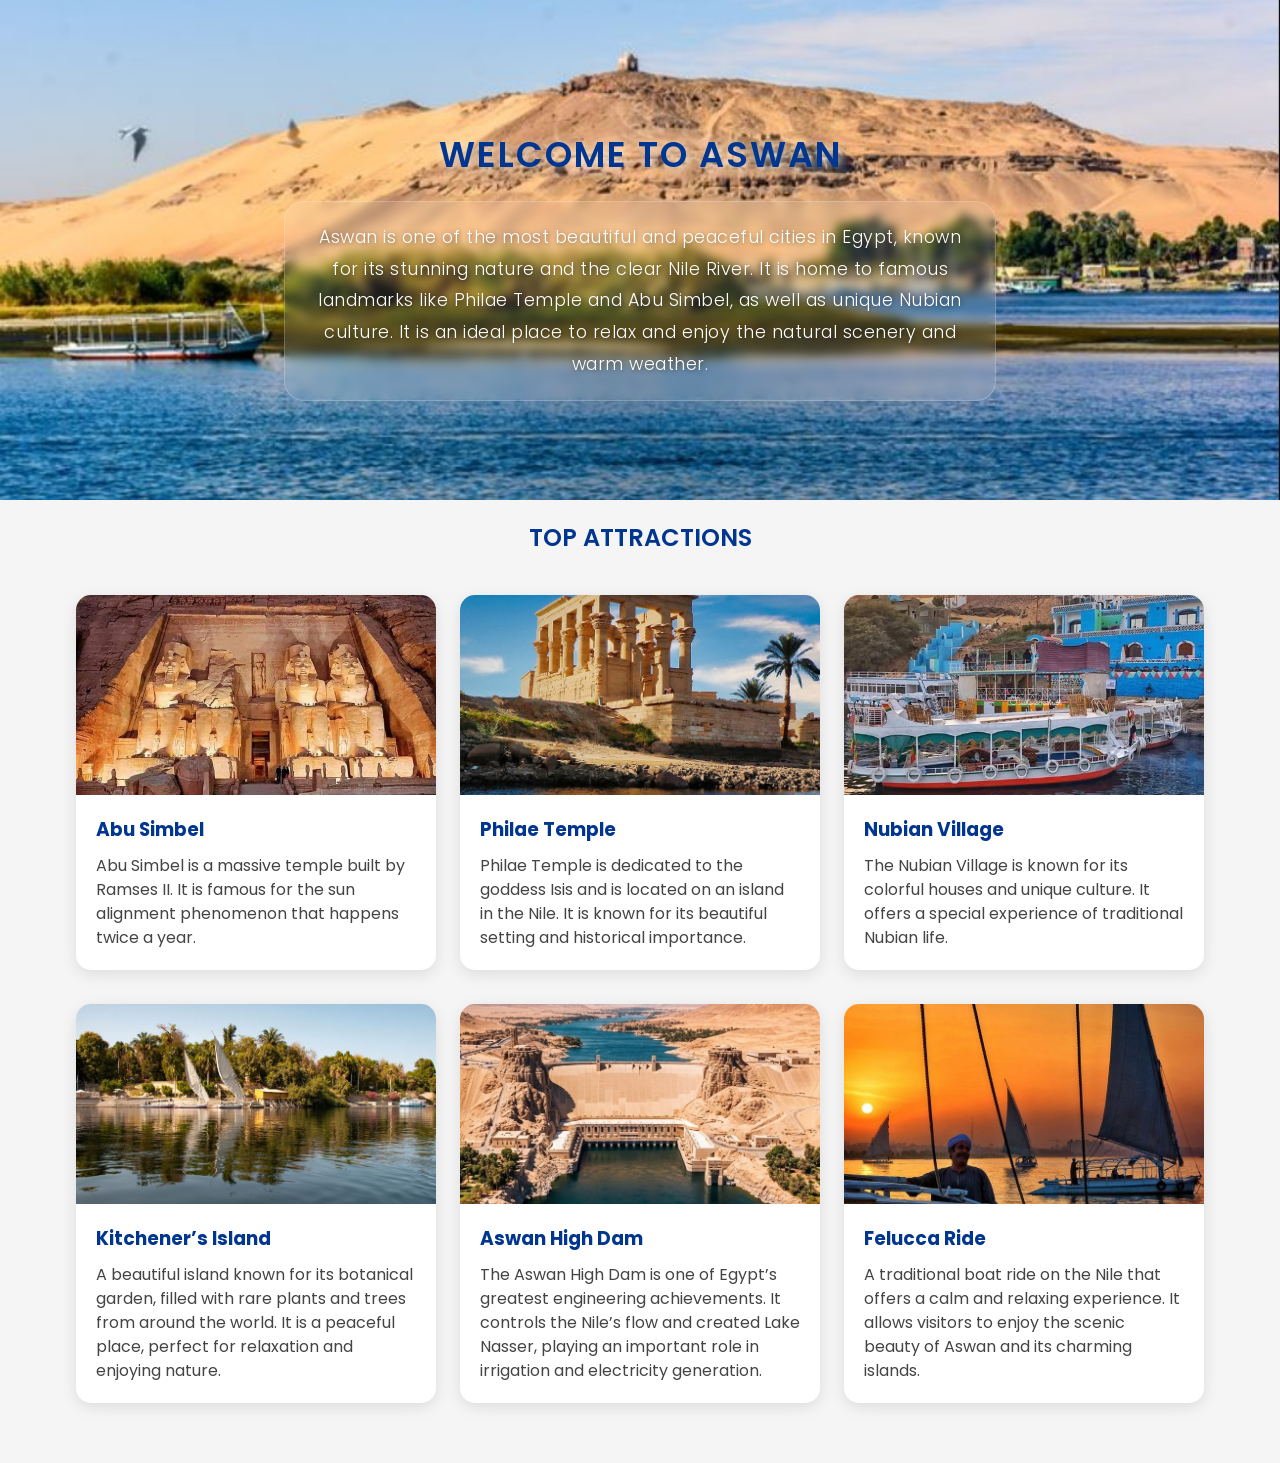
<file: aswan.html>
<!DOCTYPE html>
<html lang="en">
<head>
    <meta charset="UTF-8">
    <meta name="viewport" content="width=device-width, initial-scale=1.0">
    <title>Aswan</title>
    <link rel="stylesheet" href="sharm.css">
    <style>
        .header {
    background: url(photos/aswanBackground.jpeg) center/cover;
  
}

    </style>
</head>

<body>

<header class="header">
<section class="about">
    <h2>Welcome to Aswan</h2>
    <p>Aswan is one of the most beautiful and peaceful cities in Egypt, known for its stunning nature and the clear Nile River. It is home to famous landmarks like Philae Temple and Abu Simbel, as well as unique Nubian culture. It is an ideal place to relax and enjoy the natural scenery and warm weather.
    </p>
</section>

</header>



<!-- أماكن سياحية -->
 <h2>Top Attractions</h2>

<section class="places">

    <div class="card">
        <img src="photos/Abu Simbel.jpg">
        <div class="info">
            <h3>Abu Simbel</h3>
            <p>Abu Simbel is a massive temple built by Ramses II. It is famous for the sun alignment phenomenon that happens twice a year.
            </p>
        </div>
    </div>
 <div class="card">
        <img src="photos/Philae Temple.jpeg">
        <div class="info">
            <h3>Philae Temple</h3>
            <p>
            Philae Temple is dedicated to the goddess Isis and is located on an island in the Nile. It is known for its beautiful setting and historical importance.
            </p>
        </div>
    </div>
    <div class="card">
        <img src="photos/Nubian Village.jpeg">
        <div class="info">
            <h3>Nubian Village</h3>
            <p>
               The Nubian Village is known for its colorful houses and unique culture. It offers a special experience of traditional Nubian life.               
            </p>
        </div>
    </div>
        <div class="card">
        <img src="photos/Kitchener's Island.jpeg" alt="Kitchener's Island">
        <div class="info">
            <h3>Kitchener’s Island</h3>
            <p>A beautiful island known for its botanical garden, filled with rare plants and trees from around the world. It is a peaceful place, perfect for relaxation and enjoying nature.
            </p>
        </div>
    </div>
    <div class="card">
        <img src="photos/Aswan High Dam.jpeg">
        <div class="info">
            <h3>Aswan High Dam</h3>
            <p>The Aswan High Dam is one of Egypt’s greatest engineering achievements. It controls the Nile’s flow and created Lake Nasser, playing an important role in irrigation and electricity generation.
            </p>
        </div>
    </div>
    <div class="card">
        <img src="photos/Felucca Ride.jpeg">
        <div class="info">
            <h3>Felucca Ride</h3>
            <p>A traditional boat ride on the Nile that offers a calm and relaxing experience. It allows visitors to enjoy the scenic beauty of Aswan and its charming islands.
            </p>
        </div>
    </div>
</section>

</body>
</html>
</file>
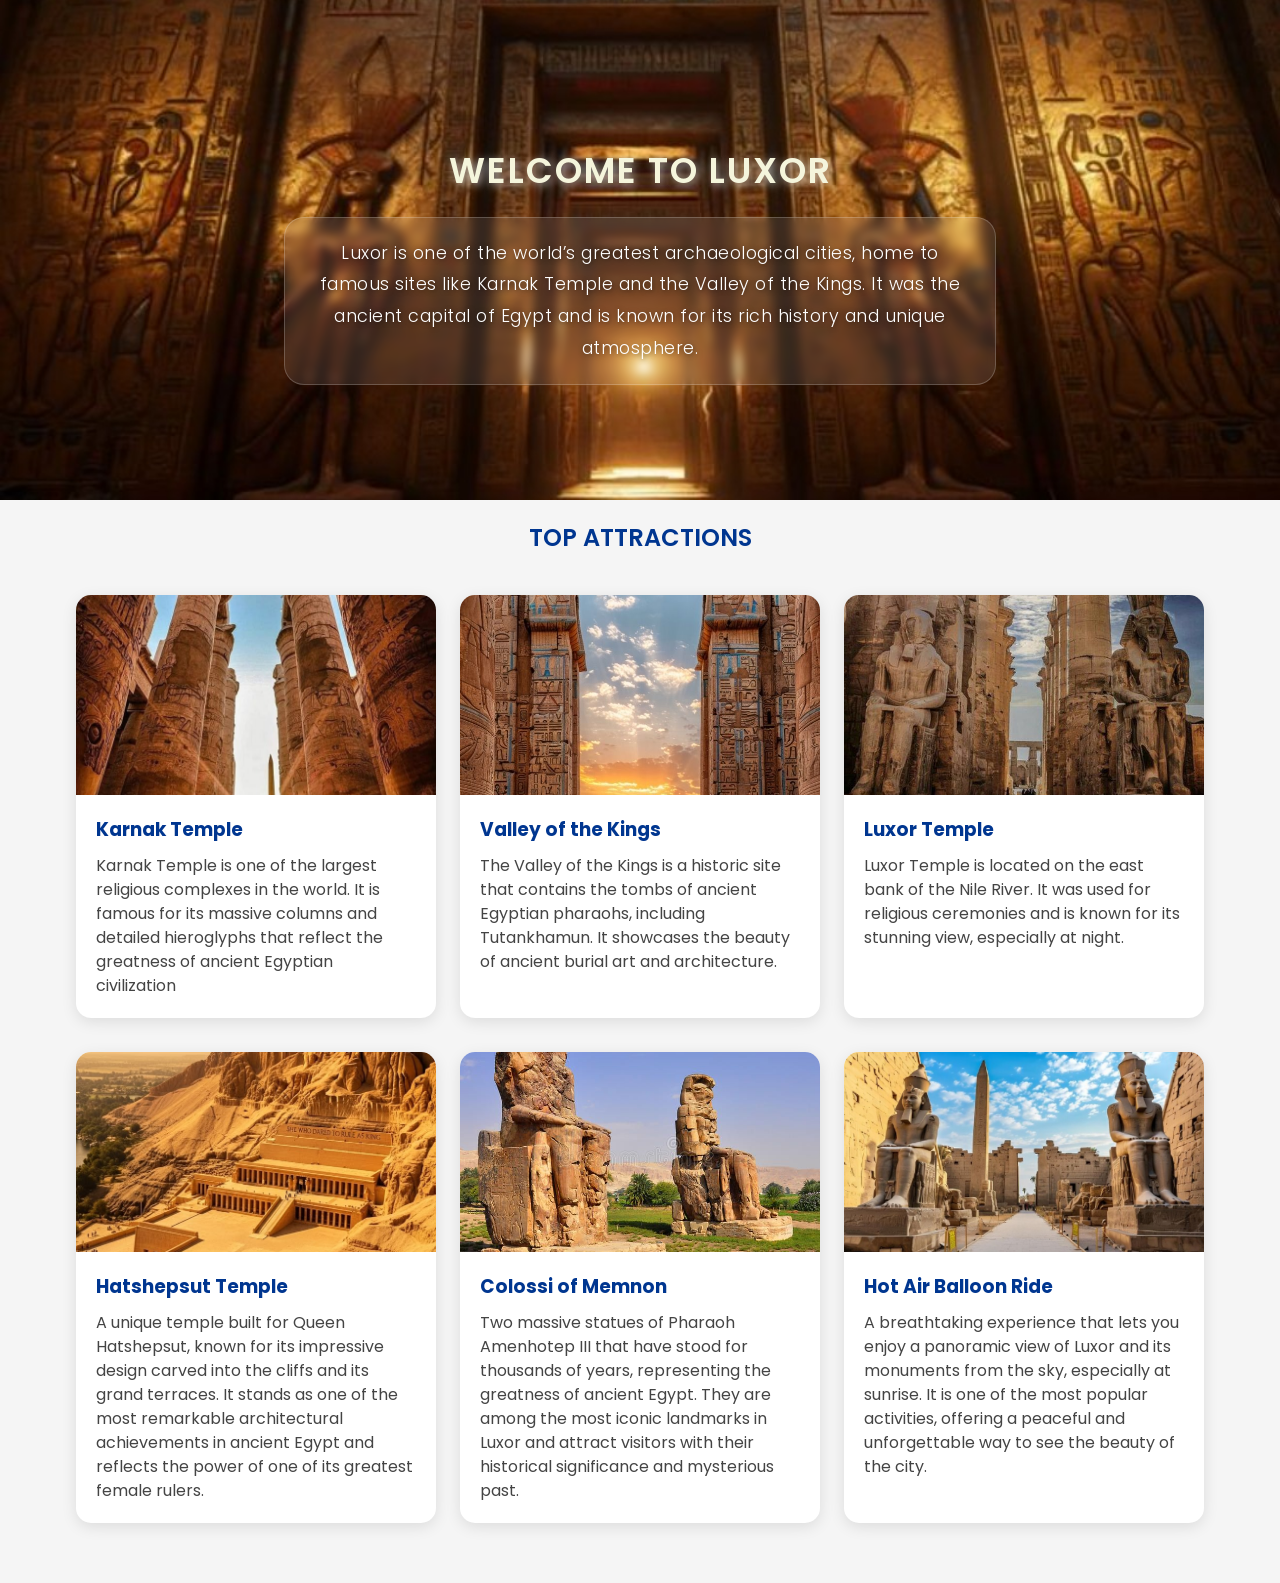
<file: luxor.html>
<!DOCTYPE html>
<html lang="en">
<head>
    <meta charset="UTF-8">
    <meta name="viewport" content="width=device-width, initial-scale=1.0">
    <title>Luxor</title>
    <link rel="stylesheet" href="sharm.css">
    <style>
.header {
    background: url(photos/luxorBackground.jpeg) center/cover;
    
}
.header h2{
    color: beige;
}
    </style>
</head>

<body>

<header class="header">
<section class="about">
    <h2>Welcome to Luxor</h2>
    <p>Luxor is one of the world’s greatest archaeological cities, home to famous sites like Karnak Temple and the Valley of the Kings. It was the ancient capital of Egypt and is known for its rich history and unique atmosphere.
    </p>
</section>
</header>



<!-- أماكن سياحية -->
 <h2>Top Attractions</h2>

<section class="places">

    <div class="card">
        <img src="photos/Karnak Temple.jpeg">
        <div class="info">
            <h3>Karnak Temple</h3>
            <p>Karnak Temple is one of the largest religious complexes in the world. It is famous for its massive columns and detailed hieroglyphs that reflect the greatness of ancient Egyptian civilization
            </p>
        </div>
    </div>
 <div class="card">
        <img src="photos/Valley of the Kings.jpeg">
        <div class="info">
            <h3>Valley of the Kings</h3>
            <p>
            The Valley of the Kings is a historic site that contains the tombs of ancient Egyptian pharaohs, including Tutankhamun. It showcases the beauty of ancient burial art and architecture.
            </p>
        </div>
    </div>
    <div class="card">
        <img src="photos/Luxor Temple.jpeg">
        <div class="info">
            <h3>Luxor Temple</h3>
            <p>
               Luxor Temple is located on the east bank of the Nile River. It was used for religious ceremonies and is known for its stunning view, especially at night.               
            </p>
        </div>
    </div>
        <div class="card">
        <img src="photos/Hatshepsut Temple.jpeg">
        <div class="info">
            <h3>Hatshepsut Temple</h3>
            <p>A unique temple built for Queen Hatshepsut, known for its impressive design carved into the cliffs and its grand terraces. It stands as one of the most remarkable architectural achievements in ancient Egypt and reflects the power of one of its greatest female rulers.
            </p>
        </div>
    </div>
    <div class="card">
        <img src="photos/Colossi of Memnon.jpeg" alt="Colossi of Memnon">
        <div class="info">
            <h3>Colossi of Memnon</h3>
            <p>Two massive statues of Pharaoh Amenhotep III that have stood for thousands of years, representing the greatness of ancient Egypt. They are among the most iconic landmarks in Luxor and attract visitors with their historical significance and mysterious past.</p>
        </div>
    </div>
    <div class="card">
        <img src="photos/luxorCard.jpeg" alt="Hot Air Balloon Ride">
        <div class="info">
            <h3>Hot Air Balloon Ride</h3>
            <p>A breathtaking experience that lets you enjoy a panoramic view of Luxor and its monuments from the sky, especially at sunrise. It is one of the most popular activities, offering a peaceful and unforgettable way to see the beauty of the city.</p>
        </div>
    </div>
</section>

</body>
</html>
</file>
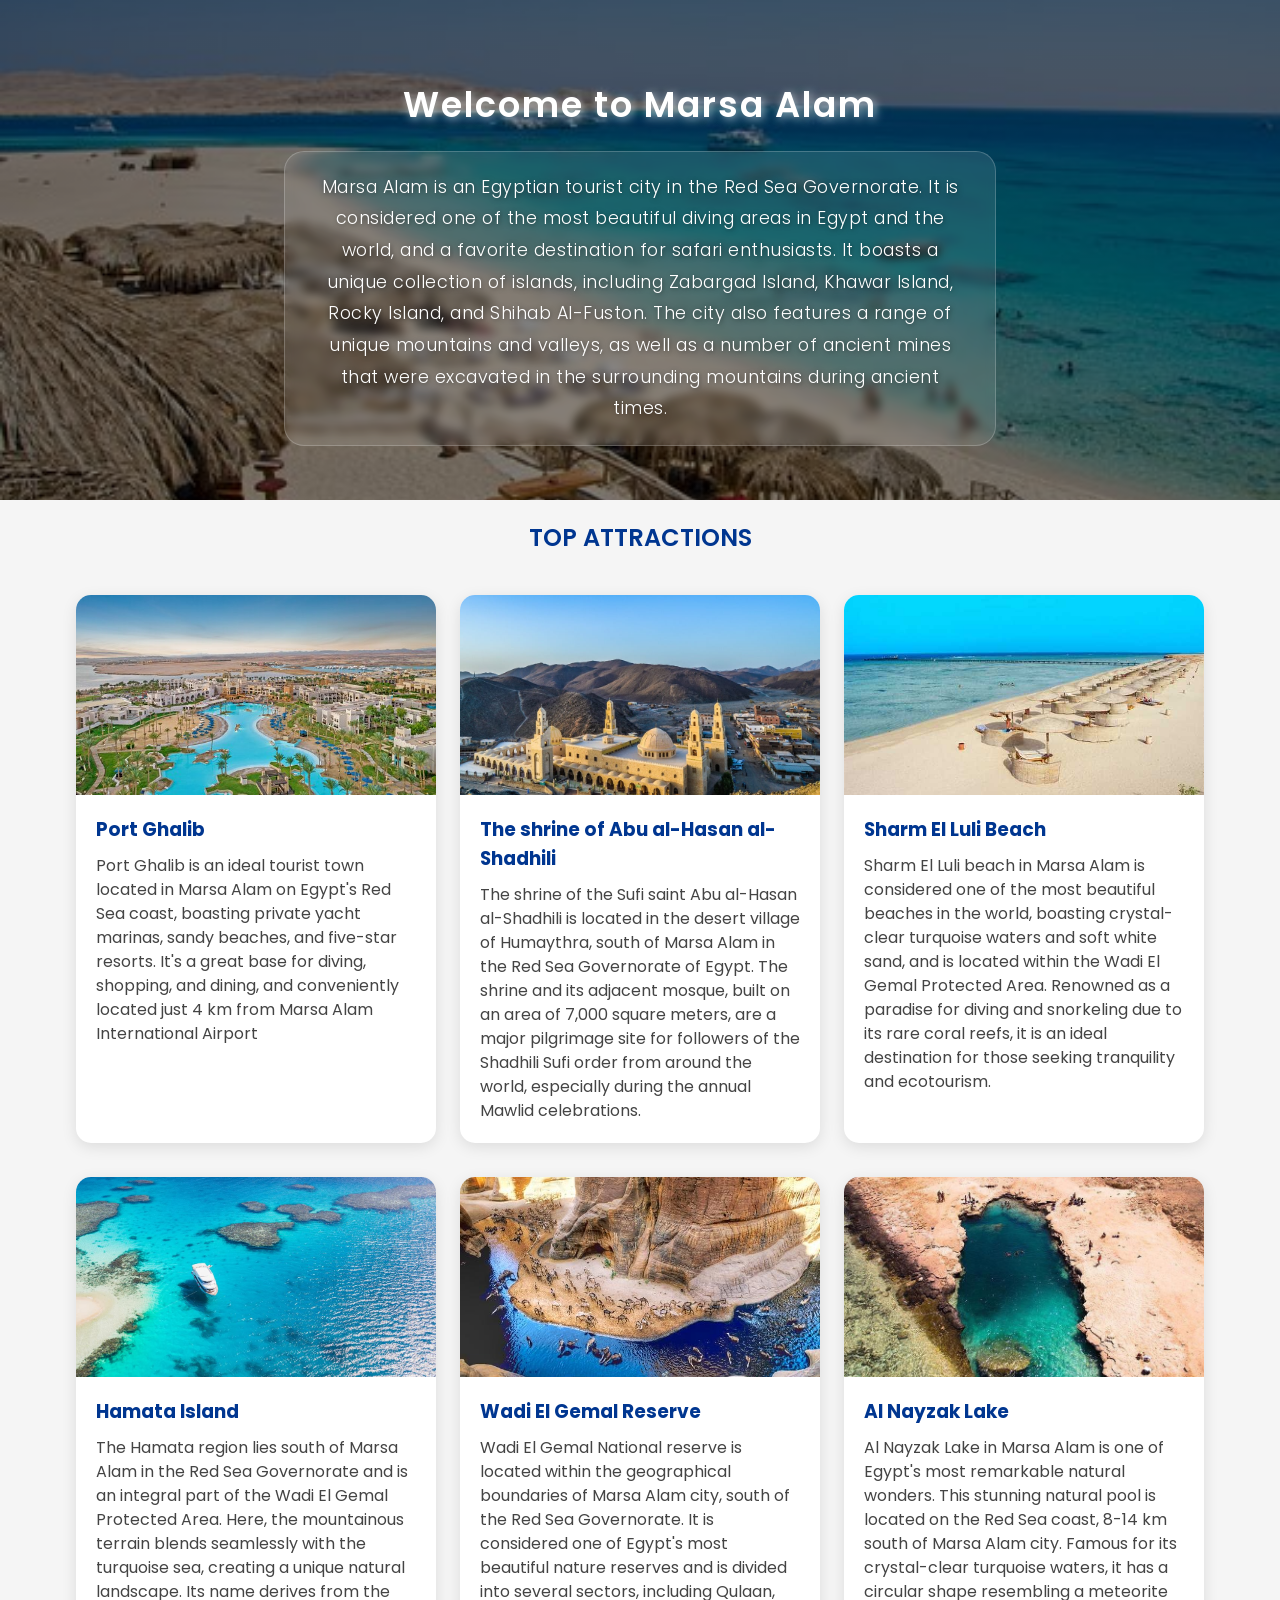
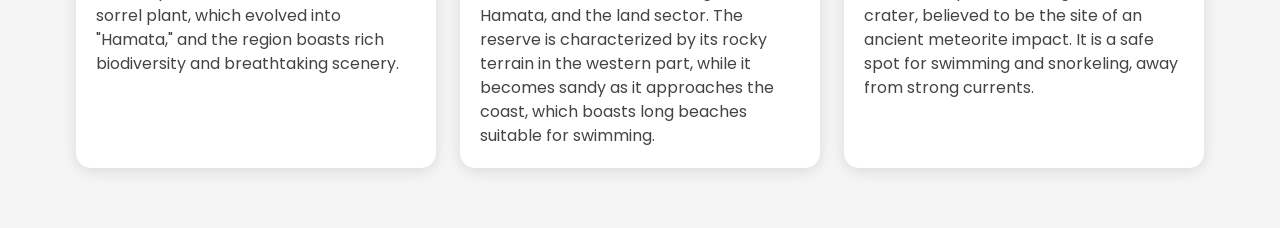
<file: marsa.html>
<!DOCTYPE html>
<html lang="en">
<head>
    <meta charset="UTF-8">
    <meta name="viewport" content="width=device-width, initial-scale=1.0">
    <title>Marsa Alam</title>
    <link rel="stylesheet" href="sharm.css">
    <style>
     .header{
            background-image: linear-gradient(rgba(0,0,0,0.5), rgba(0,0,0,0.5)), url(photos/marsaCard.jpeg);
        }
    </style>
</head>

<body>

    <div class="header">
        <h1>Welcome to Marsa  Alam </h1>
        <p>Marsa Alam is an Egyptian tourist city in the Red Sea Governorate.
             It is considered one of the most beautiful diving areas in Egypt and
              the world, and a favorite destination for safari enthusiasts. It boasts 
              a unique collection of islands, including Zabargad Island, Khawar Island,
               Rocky Island, and Shihab Al-Fuston. The city also features a range of unique 
               mountains and valleys, as well as a number of ancient mines that were excavated
                in the surrounding mountains during ancient times.</p>
    </div>

   <!-- أماكن سياحية -->
    <h2>Top Attractions</h2>
    <section class="places">
        <div class="card">
            <img src="photos/port ghalib.jpeg">
            <div class="info">
                <h3>Port Ghalib</h3>
                <p>Port Ghalib is an ideal tourist town located in Marsa Alam on Egypt's
                     Red Sea coast, boasting private yacht marinas, sandy beaches, and five-star
                      resorts. It's a great base for diving, shopping, and dining, and conveniently
                       located just 4 km from Marsa Alam International Airport
                </p>
           </div>
        </div>
       <div class="card">
            <img src="photos/The shrine of Abu al-Hasan al-Shadhili.jpeg">
            <div class="info">
                <h3>The shrine of Abu al-Hasan al-Shadhili</h3>
                <p>
            The shrine of the Sufi saint Abu al-Hasan al-Shadhili is located in the desert 
            village of Humaythra, south of Marsa Alam in the Red Sea Governorate of Egypt. 
            The shrine and its adjacent mosque, built on an area of ​​7,000 square meters, 
            are a major pilgrimage site for followers of the Shadhili Sufi order from around 
            the world, especially during the annual Mawlid celebrations.
                </p>
            </div>
        </div>
        <div class="card">
            <img src="photos/Sharm El Luli Beach.jpeg">
            <div class="info">
                <h3>Sharm El Luli Beach </h3>
                <p>
             Sharm El Luli beach in Marsa Alam is considered one of the most beautiful beaches
              in the world, boasting crystal-clear turquoise waters and soft white sand, and is 
              located within the Wadi El Gemal Protected Area. Renowned as a paradise for diving
               and snorkeling due to its rare coral reefs, it is an ideal destination for those 
               seeking tranquility and ecotourism.
                </p>
            </div>
        </div>   
        <div class="card">
            <img src="photos/Hamata Island.jpeg">
            <div class="info">
            <h3>Hamata Island</h3>
            <p> The Hamata region lies south of Marsa Alam in the Red Sea Governorate and is an integral part of the Wadi El Gemal Protected Area. Here, the mountainous terrain blends seamlessly with the turquoise sea, creating a unique natural landscape. Its name derives from the sorrel plant, which evolved into "Hamata," and the region boasts rich biodiversity and breathtaking scenery.
            </p>
        </div>
    </div>
    <div class="card">
        <img src="photos/Wadi El Gemal Reserve.jpeg">
        <div class="info">
            <h3>Wadi El Gemal Reserve</h3>
            <p>Wadi El Gemal National reserve is located within the geographical boundaries of Marsa Alam city, south of the Red Sea Governorate. It is considered one of Egypt's most beautiful nature reserves and is divided into several sectors, including Qulaan, Hamata, and the land sector. The reserve is characterized by its rocky terrain in the western part, while it becomes sandy as it approaches the coast, which boasts long beaches suitable for swimming.
            </p>
        </div>
    </div>

    <div class="card">
        <img src="photos/Al Nayzak Lake.jpeg">
        <div class="info">
            <h3>Al Nayzak Lake</h3>
            <p>Al Nayzak Lake in Marsa Alam is one of Egypt's most remarkable natural wonders. This stunning natural pool is located on the Red Sea coast, 8-14 km south of Marsa Alam city. Famous for its crystal-clear turquoise waters, it has a circular shape resembling a meteorite crater, believed to be the site of an ancient meteorite impact. It is a safe spot for swimming and snorkeling, away from strong currents.</p>
        </div>
    </div>
</section>

</body>
</html>
</file>
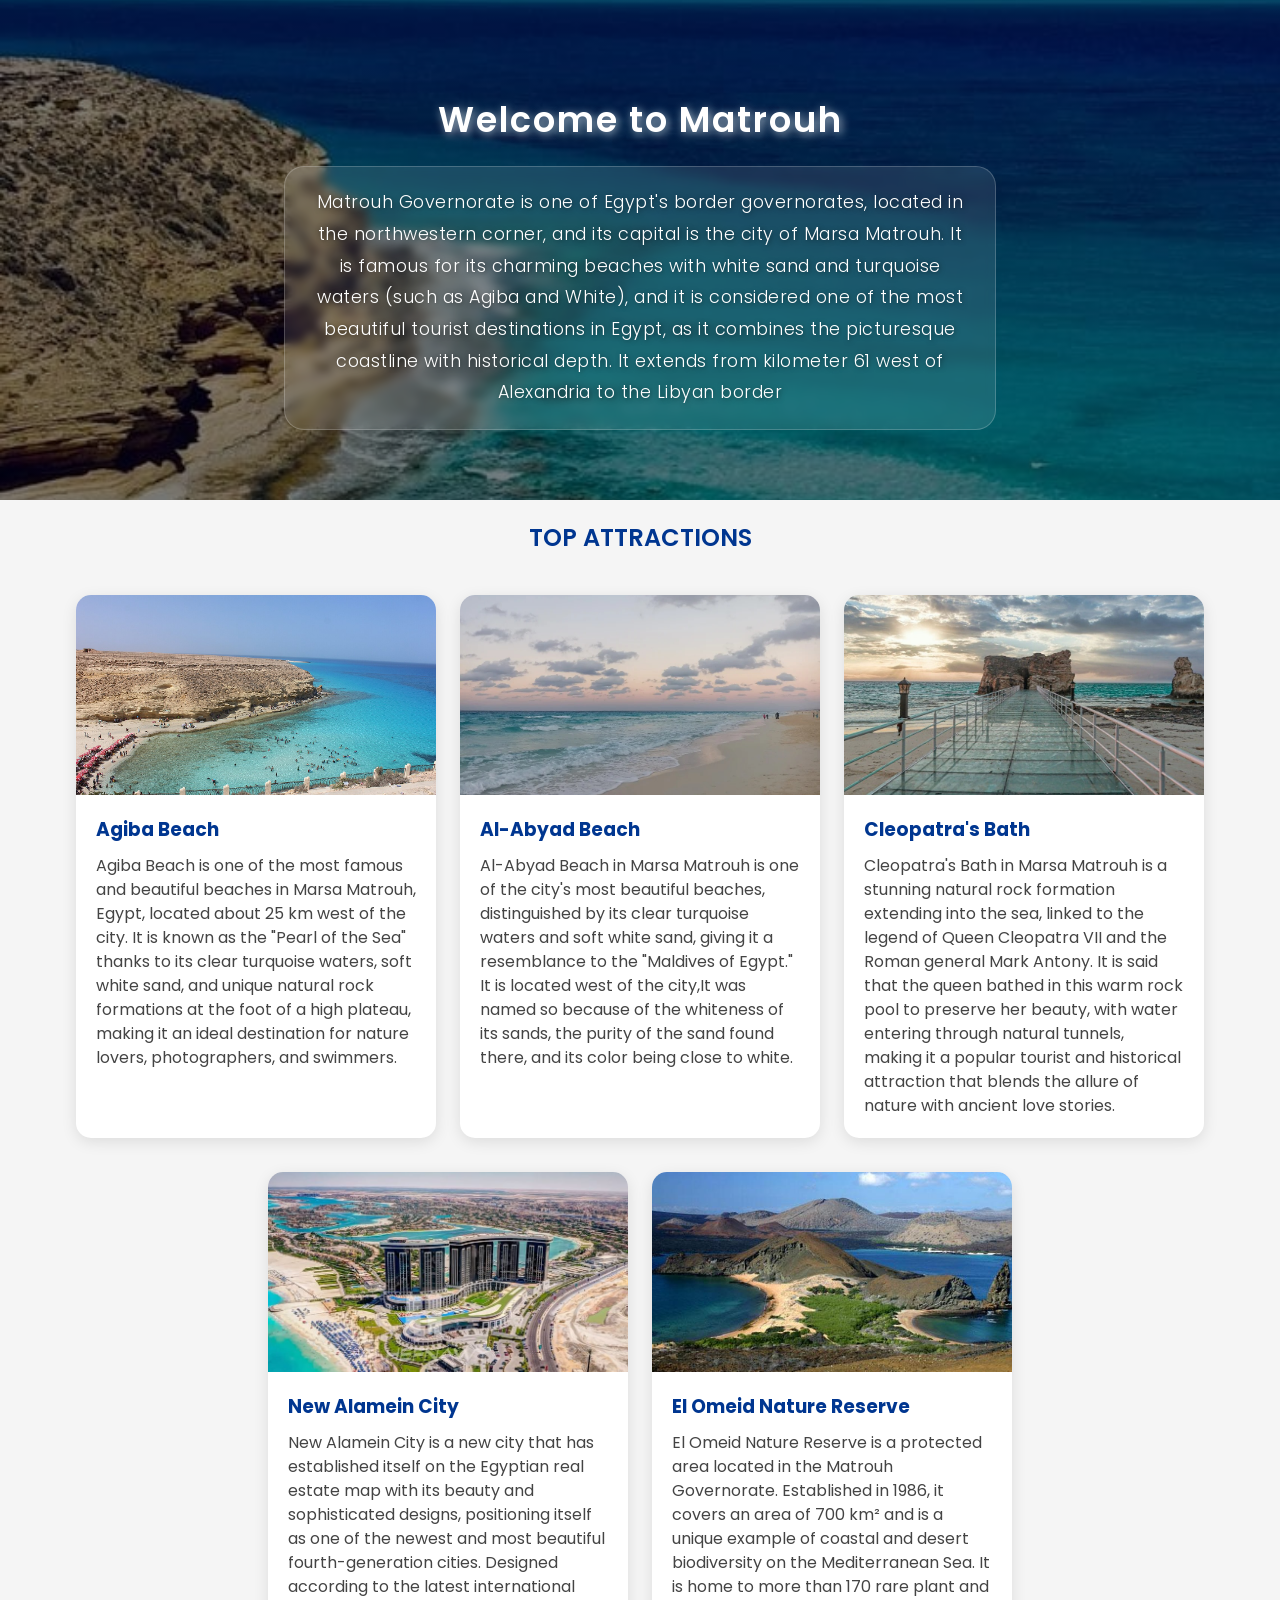
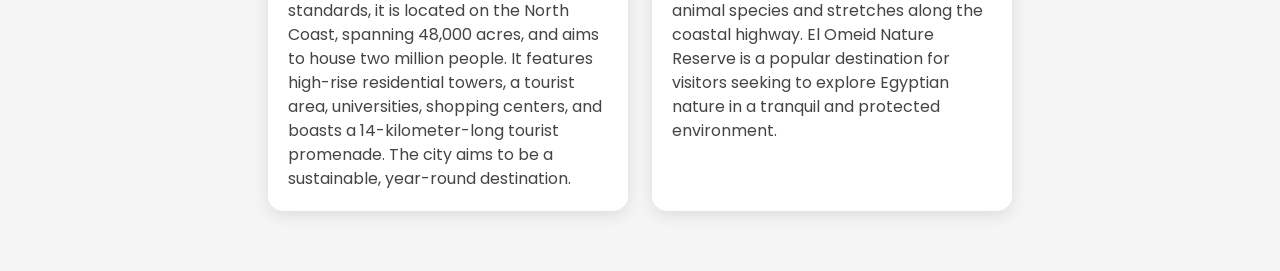
<file: matrouh.html>
<!DOCTYPE html>
<html lang="en">
<head>
    <meta charset="UTF-8">
    <meta name="viewport" content="width=device-width, initial-scale=1.0">
    <title>Matrouh</title>
    <link rel="stylesheet" href="sharm.css">
    <style>
        .header{
            background-image: linear-gradient(rgba(0,0,0,0.5), rgba(0,0,0,0.5)), url(photos/matrouhCard.jpeg);
        }
    </style>
</head>
<body>
<div class="header">
    <h1>Welcome to Matrouh</h1>
    <p>Matrouh Governorate is one of Egypt's border governorates, located in the northwestern corner, and its capital is the city of Marsa Matrouh. It is famous for its charming beaches with white sand and turquoise waters (such as Agiba and White), and it is considered one of the most beautiful tourist destinations in Egypt, as it combines the picturesque coastline with historical depth. It extends from kilometer 61 west of Alexandria to the Libyan border</p>
</div>
<!-- أماكن سياحية -->
 <h2>Top Attractions</h2>
<section class="places">

    <div class="card">
        <img src="photos/Agaiba.jpg.jpeg">
        <div class="info">
            <h3>Agiba Beach</h3>
            <p>Agiba Beach is one of the most famous and beautiful beaches in Marsa Matrouh, Egypt, located about 25 km west of the city. It is known as the "Pearl of the Sea" thanks to its clear turquoise waters, soft white sand, and unique natural rock formations at the foot of a high plateau, making it an ideal destination for nature lovers, photographers, and swimmers.
            </p>
        </div>
    </div>

    <div class="card">
        <img src="photos/Abyad.jpeg">
        <div class="info">
            <h3>Al-Abyad Beach</h3>
            <p>
            Al-Abyad Beach in Marsa Matrouh is one of the city's most beautiful beaches, distinguished by its clear turquoise waters and soft white sand, giving it a resemblance to the "Maldives of Egypt." It is located west of the city,It was named so because of the whiteness of its sands, the purity of the sand found there, and its color being close to white.
            </p>
        </div>
    </div>

    <div class="card">
        <img src="photos/path.jpeg">
        <div class="info">
            <h3>Cleopatra's Bath</h3>
            <p>
              Cleopatra's Bath in Marsa Matrouh is a stunning natural rock formation extending into the sea, linked to the legend of Queen Cleopatra VII and the Roman general Mark Antony. It is said that the queen bathed in this warm rock pool to preserve her beauty, with water entering through natural tunnels, making it a popular tourist and historical attraction that blends the allure of nature with ancient love stories. 
            </p>
        </div>
    </div> 

    <div class="card">
        <img src="photos/alamen.jpg">
        <div class="info">
            <h3>New Alamein City</h3>
            <p>New Alamein City is a new city that has established itself on the Egyptian real estate map with its beauty and sophisticated designs, positioning itself as one of the newest and most beautiful fourth-generation cities. Designed according to the latest international standards, it is located on the North Coast, spanning 48,000 acres, and aims to house two million people. It features high-rise residential towers, a tourist area, universities, shopping centers, and boasts a 14-kilometer-long tourist promenade. The city aims to be a sustainable, year-round destination.
            </p>
        </div>
    </div>
    
    <div class="card">
        <img src="photos/ameed.jpeg">
        <div class="info">
            <h3>El Omeid Nature Reserve</h3>
            <p>El Omeid Nature Reserve is a protected area located in the Matrouh Governorate. Established in 1986, it covers an area of ​​700 km² and is a unique example of coastal and desert biodiversity on the Mediterranean Sea. It is home to more than 170 rare plant and animal species and stretches along the coastal highway. El Omeid Nature Reserve is a popular destination for visitors seeking to explore Egyptian nature in a tranquil and protected environment.
            </p>
        </div>
    </div>
</section>

</body>
</html>
</file>
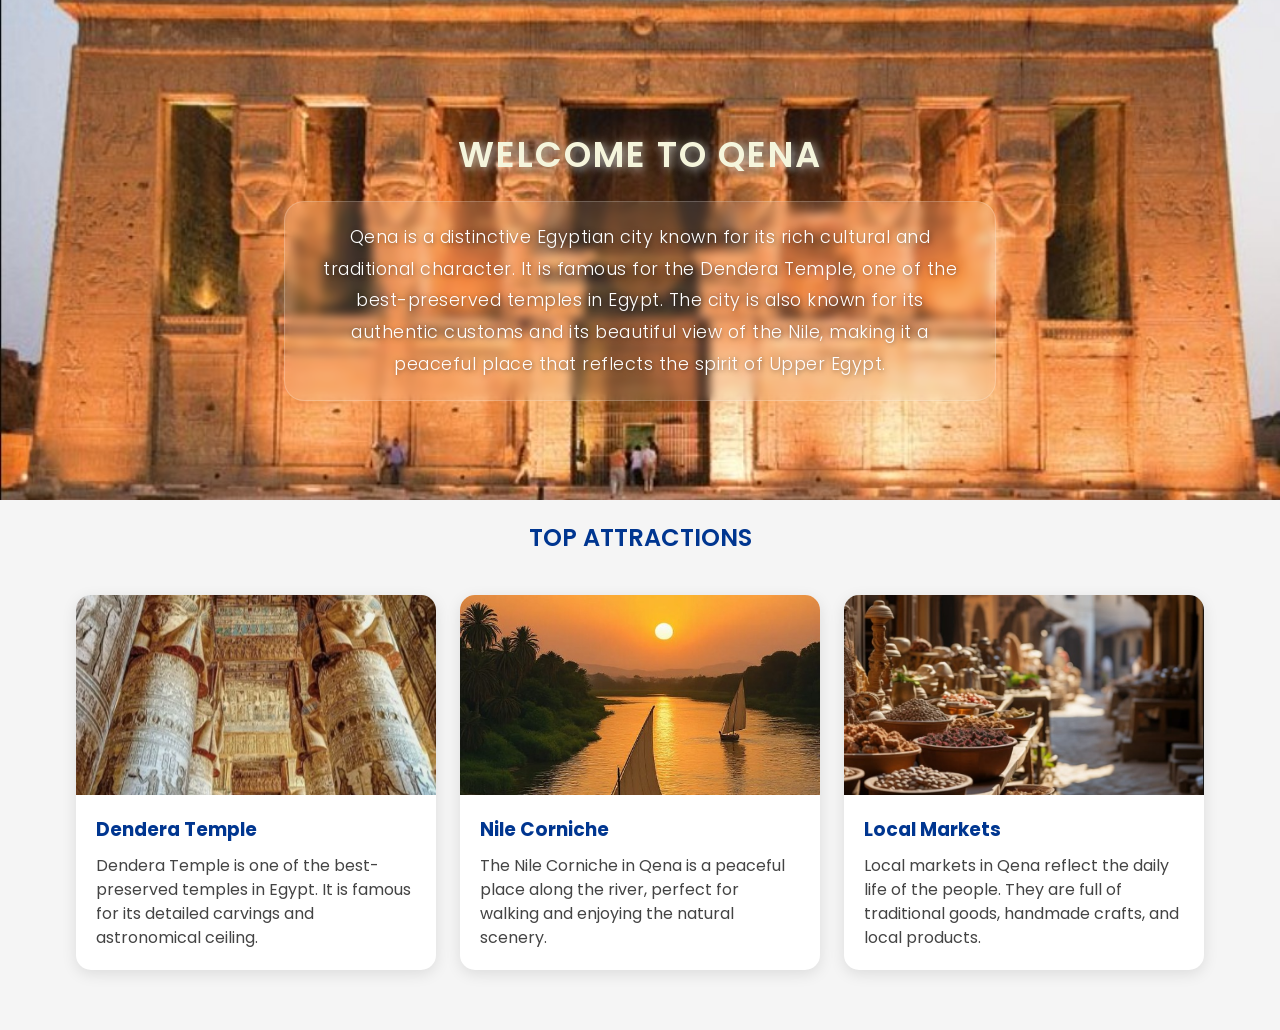
<file: qena.html>
<!DOCTYPE html>
<html lang="en">
<head>
    <meta charset="UTF-8">
    <meta name="viewport" content="width=device-width, initial-scale=1.0">
    <title>Qena</title>
    <link rel="stylesheet" href="sharm.css">
    <style>
        .header {
    background: url(photos/qenaBackground.jpeg) center/cover;
    
}
.header h2{
    color: beige;
}
    </style>
</head>

<body>

<header class="header">
<section class="about">
    <h2>Welcome to Qena</h2>
    <p>Qena is a distinctive Egyptian city known for its rich cultural and traditional character. It is famous for the Dendera Temple, one of the best-preserved temples in Egypt. The city is also known for its authentic customs and its beautiful view of the Nile, making it a peaceful place that reflects the spirit of Upper Egypt.
    </p>
</section>

</header>


<!-- أماكن سياحية -->
 <h2>Top Attractions</h2>

<section class="places">

    <div class="card">
        <img src="photos/Dendera Temple.jpeg">
        <div class="info">
            <h3>Dendera Temple</h3>
            <p>Dendera Temple is one of the best-preserved temples in Egypt. It is famous for its detailed carvings and astronomical ceiling.
            </p>
        </div>
    </div>
 <div class="card">
        <img src="photos/Nile Corniche.jpeg">
        <div class="info">
            <h3>Nile Corniche</h3>
            <p>
            The Nile Corniche in Qena is a peaceful place along the river, perfect for walking and enjoying the natural scenery.
            </p>
        </div>
    </div>
    <div class="card">
        <img src="photos/Local Markets.jpeg">
        <div class="info">
            <h3>Local Markets</h3>
            <p>
               Local markets in Qena reflect the daily life of the people. They are full of traditional goods, handmade crafts, and local products.               
            </p>
        </div>
    </div>
</section>

</body>
</html>
</file>
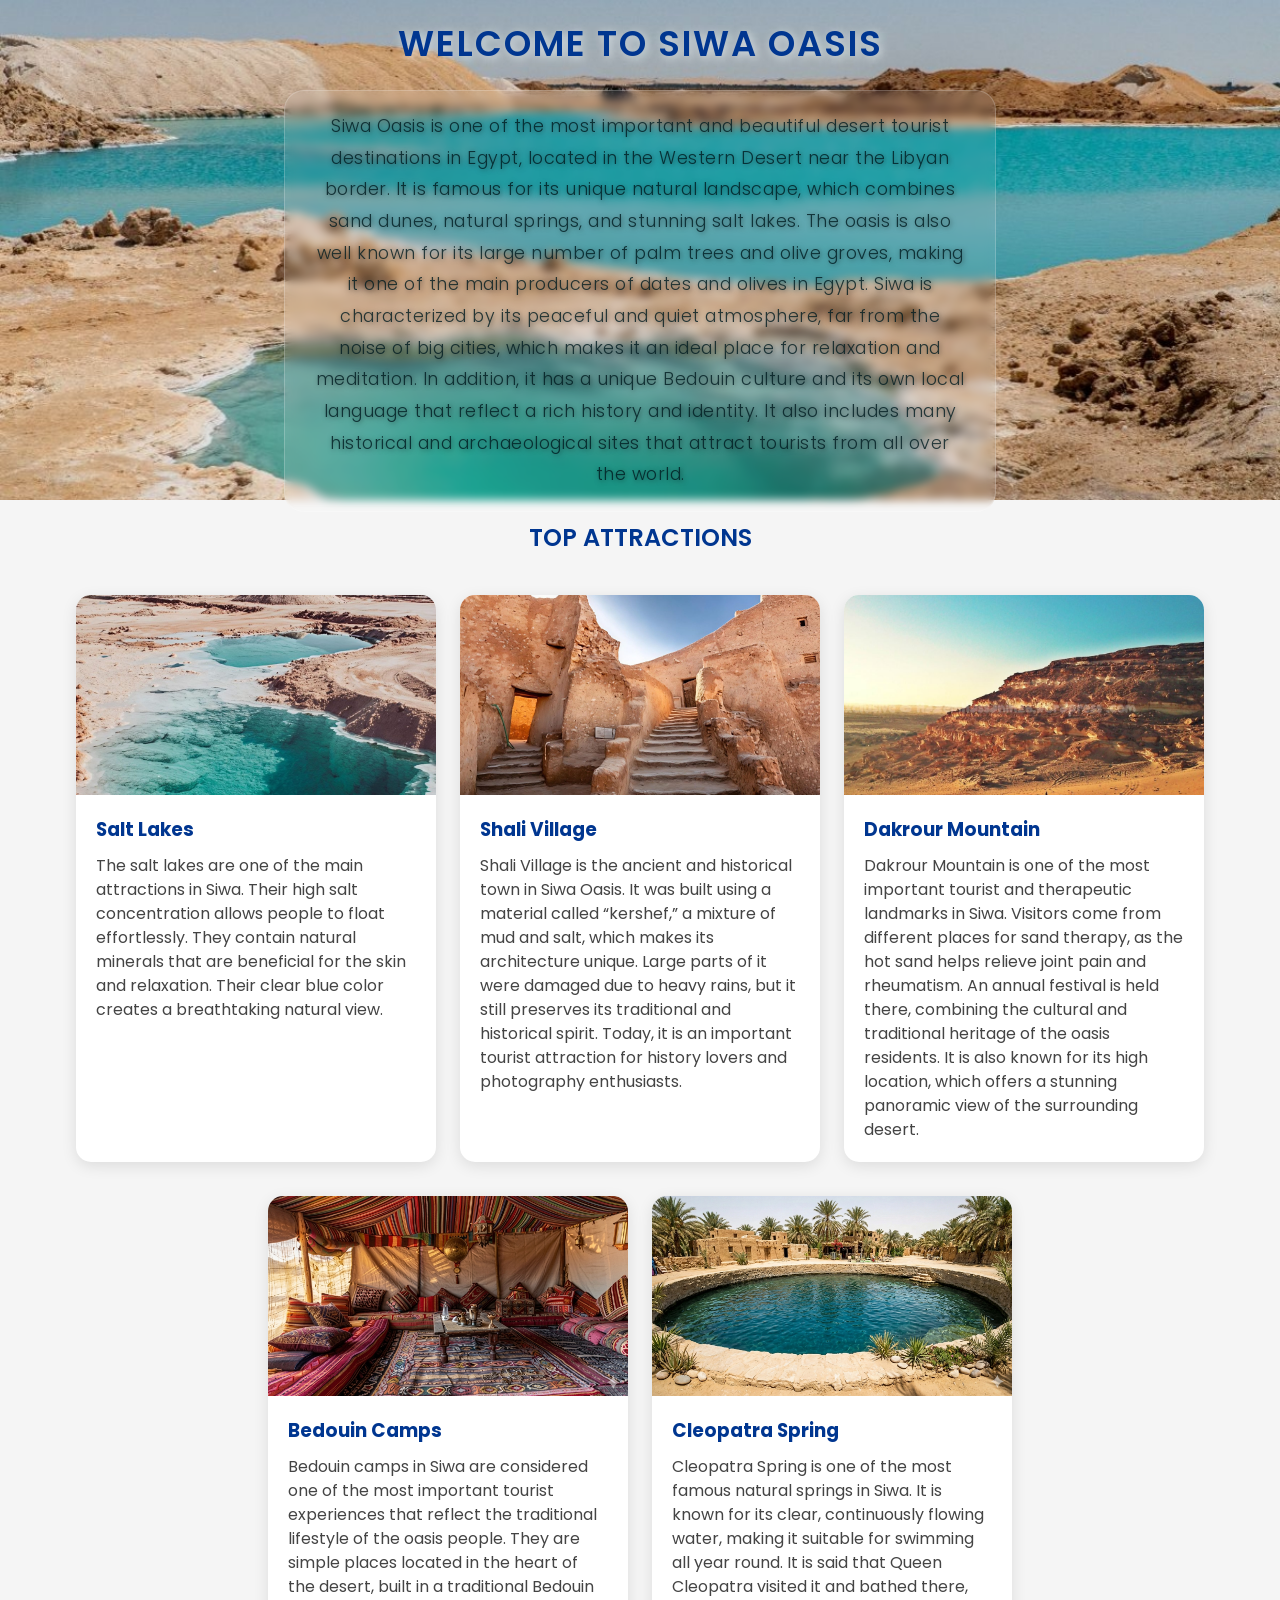
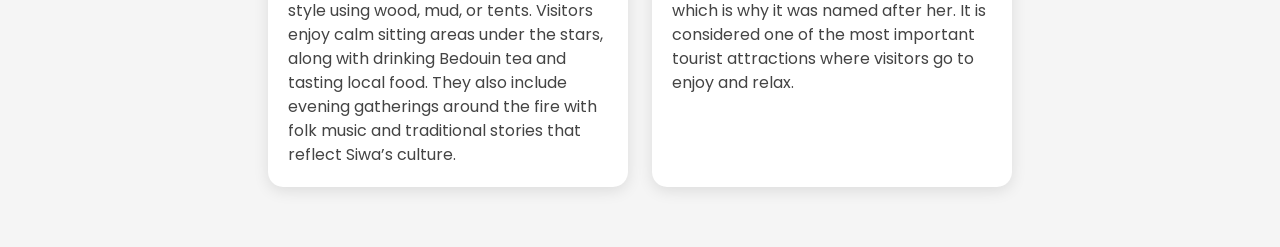
<file: siwa.html>
<!DOCTYPE html>
<html lang="en">
<head>
    <meta charset="UTF-8">
    <meta name="viewport" content="width=device-width, initial-scale=1.0">
    <title>Siwa Oasis</title>
   <link rel="stylesheet" href="sharm.css">
   <style>
    .header {
    background: url(photos/siwaBackground.jpeg) center/cover;
    color: rgba(1, 28, 33, 0.8);
    }
   </style>
</head>

<body>

<header class="header">
     <section class="about">
    <h2>Welcome to Siwa Oasis</h2>
    <p>
        Siwa Oasis is one of the most important and beautiful desert tourist destinations in Egypt, located in the Western Desert near the Libyan border.
It is famous for its unique natural landscape, which combines sand dunes, natural springs, and stunning salt lakes.
The oasis is also well known for its large number of palm trees and olive groves, making it one of the main producers of dates and olives in Egypt.
Siwa is characterized by its peaceful and quiet atmosphere, far from the noise of big cities, which makes it an ideal place for relaxation and meditation.
In addition, it has a unique Bedouin culture and its own local language that reflect a rich history and identity.
It also includes many historical and archaeological sites that attract tourists from all over the world.
    </p>
</section>
</header>
<!-- أماكن سياحية -->
 <h2>Top Attractions</h2>

<section class="places">

    <div class="card">
        <img src="photos/Salt Lakes.jpeg">
        <div class="info">
            <h3>Salt Lakes</h3>
            <p>
               The salt lakes are one of the main attractions in Siwa.
            Their high salt concentration allows people to float effortlessly.
            They contain natural minerals that are beneficial for the skin and relaxation.
            Their clear blue color creates a breathtaking natural view.
            </p>
        </div>
    </div>

    <div class="card">
        <img src='photos/Shali Village.jpeg'>
        <div class="info">
            <h3>Shali Village</h3>
            <p>
               Shali Village is the ancient and historical town in Siwa Oasis.
                It was built using a material called “kershef,” a mixture of mud and salt, which makes its architecture unique.
                Large parts of it were damaged due to heavy rains, but it still preserves its traditional and historical spirit.
                Today, it is an important tourist attraction for history lovers and photography enthusiasts.
            </p>
        </div>
    </div>

     <div class="card">
        <img src='photos/Dakrour Mountain.jpeg'>
        <div class="info">
            <h3>Dakrour Mountain</h3>
            <p>
               Dakrour Mountain is one of the most important tourist and therapeutic landmarks in Siwa.
                Visitors come from different places for sand therapy, as the hot sand helps relieve joint pain and rheumatism.
                An annual festival is held there, combining the cultural and traditional heritage of the oasis residents.
                It is also known for its high location, which offers a stunning panoramic view of the surrounding desert.
            </p>
        </div>
    </div>
    
     <div class="card">
        <img src="photos/Bedouin Camps.png">
        <div class="info">
            <h3>Bedouin Camps</h3>
            <p>
                Bedouin camps in Siwa are considered one of the most important tourist experiences that reflect the traditional lifestyle of the oasis people.
                They are simple places located in the heart of the desert, built in a traditional Bedouin style using wood, mud, or tents.
                Visitors enjoy calm sitting areas under the stars, along with drinking Bedouin tea and tasting local food.
                They also include evening gatherings around the fire with folk music and traditional stories that reflect Siwa’s culture.
            </p>
        </div>
    </div>

    <div class="card">
        <img src='photos/Cleopatra Spring.png'>
        <div class="info">
            <h3>Cleopatra Spring</h3>
            <p>
               Cleopatra Spring is one of the most famous natural springs in Siwa.
                It is known for its clear, continuously flowing water, making it suitable for swimming all year round.
                It is said that Queen Cleopatra visited it and bathed there, which is why it was named after her.
                It is considered one of the most important tourist attractions where visitors go to enjoy and relax.
            </p>
        </div>
    </div>

</section>

</body>
</html>
</file>
<file: sharm.css>
@import url('https://fonts.googleapis.com/css2?family=Poppins:wght@300;400;600&display=swap');
body {
    background-color:whitesmoke;
    background-attachment: fixed; 
    margin: 0;
    font-family: 'Poppins', sans-serif;
}
   
    

/* الهيدر */
.header {
    background-image: linear-gradient(rgba(0,0,0,0.5), rgba(0,0,0,0.5)), url("photos/matrouhCard.jpeg");
    background-size: cover;
    background-position: center ;
    height: 500px; 
    display: flex;
    flex-direction: column;
    justify-content: center; 
    align-items: center;    
    text-align: center;      
    padding: 0 15%;         
    color: white;
}

@keyframes fadeInUp {
    from { opacity: 0; transform: translateY(20px); }
    to { opacity: 1; transform: translateY(0); }
}

.header h1,
.header h2 {
    font-size: 2.2rem;
    font-weight: 600;
    letter-spacing: 2px;
    margin-bottom: 20px;
    text-shadow: 2px 2px 10px rgba(245, 253, 255, 0.7);
    animation: fadeInUp 1s ease-out;
}


.header p {
    background: rgba(255,255,255,0.1);
    backdrop-filter: blur(5px);
    padding: 20px 30px;
    border-radius: 20px;
    border: 1px solid rgba(255,255,255,0.2);
    margin: 0 auto;
    font-size: 1.1rem;
    line-height: 1.8;
    letter-spacing: 0.5px;
    font-weight: 300;
    text-align: center;
    max-width: 650px; 
    text-shadow: 1px 1px 5px rgba(0,0,0,0.5);
    animation: fadeInUp 1s ease-out;
}


/* الاماكن */
.places {
    display: flex;
    flex-wrap: wrap;
    margin: 0 auto 50px auto;
    justify-content: center;
    align-items: stretch;    
    width: 90%;
    max-width: 1200px;
    gap: 24px;
}

h2 {
    text-transform: uppercase;
    text-align: center;
    margin-bottom: 40px;
    font-weight: 600;
    color:#003690;
}

/* الكارت */
.card {
    margin-bottom: 10px;
    transition: 0.3s;
    display: flex;
    flex-direction: column;
    background: white;
    overflow: hidden;
    border-radius: 15px;
    box-shadow: 0 4px 15px rgba(0, 0, 0, 0.1);
    flex: 1 1 280px;
    min-width: 280px;
    max-width: 360px;
}

.card img {
    width: 100%;
    height: 200px;
    object-fit: cover;
} 

.card:hover {
    transform: translateY(-6px);
    box-shadow: 0 8px 24px rgba(0, 0, 0, 0.15);
}
.info {
    padding: 20px;
    display: flex;
    flex-direction: column;
    flex-grow: 1;
}
.info h3 {
    margin: 0 0 10px 0;
    color:#003690;
}

.info p {
    word-wrap: break-word;
    overflow-wrap: break-word;
    color: #444;
    line-height: 1.5;
    margin: 0;
}

/* Responsive media queries */
@media (max-width: 768px) {
    .header {
        height: auto;
        min-height: 380px;
        padding: 50px 1.5rem;
    }
    .header h1,
    .header h2 {
        font-size: 1.8rem;
    }
    .header p {
        font-size: 1rem;
        padding: 15px 20px;
    }
    .places {
        width: 92%;
        gap: 18px;
    }
    .card {
        max-width: 100%;
        flex: 1 1 100%;
    }
}

@media (max-width: 480px) {
    .header {
        padding: 40px 1rem;
        min-height: 320px;
    }
    .header h1,
    .header h2 {
        font-size: 1.45rem;
    }
    .header p {
        font-size: 0.9rem;
        padding: 12px 15px;
    }
    .places {
        width: 95%;
        gap: 15px;
    }
    .info {
        padding: 15px;
    }
    .card img {
        height: 180px;
    }
}
</file>
